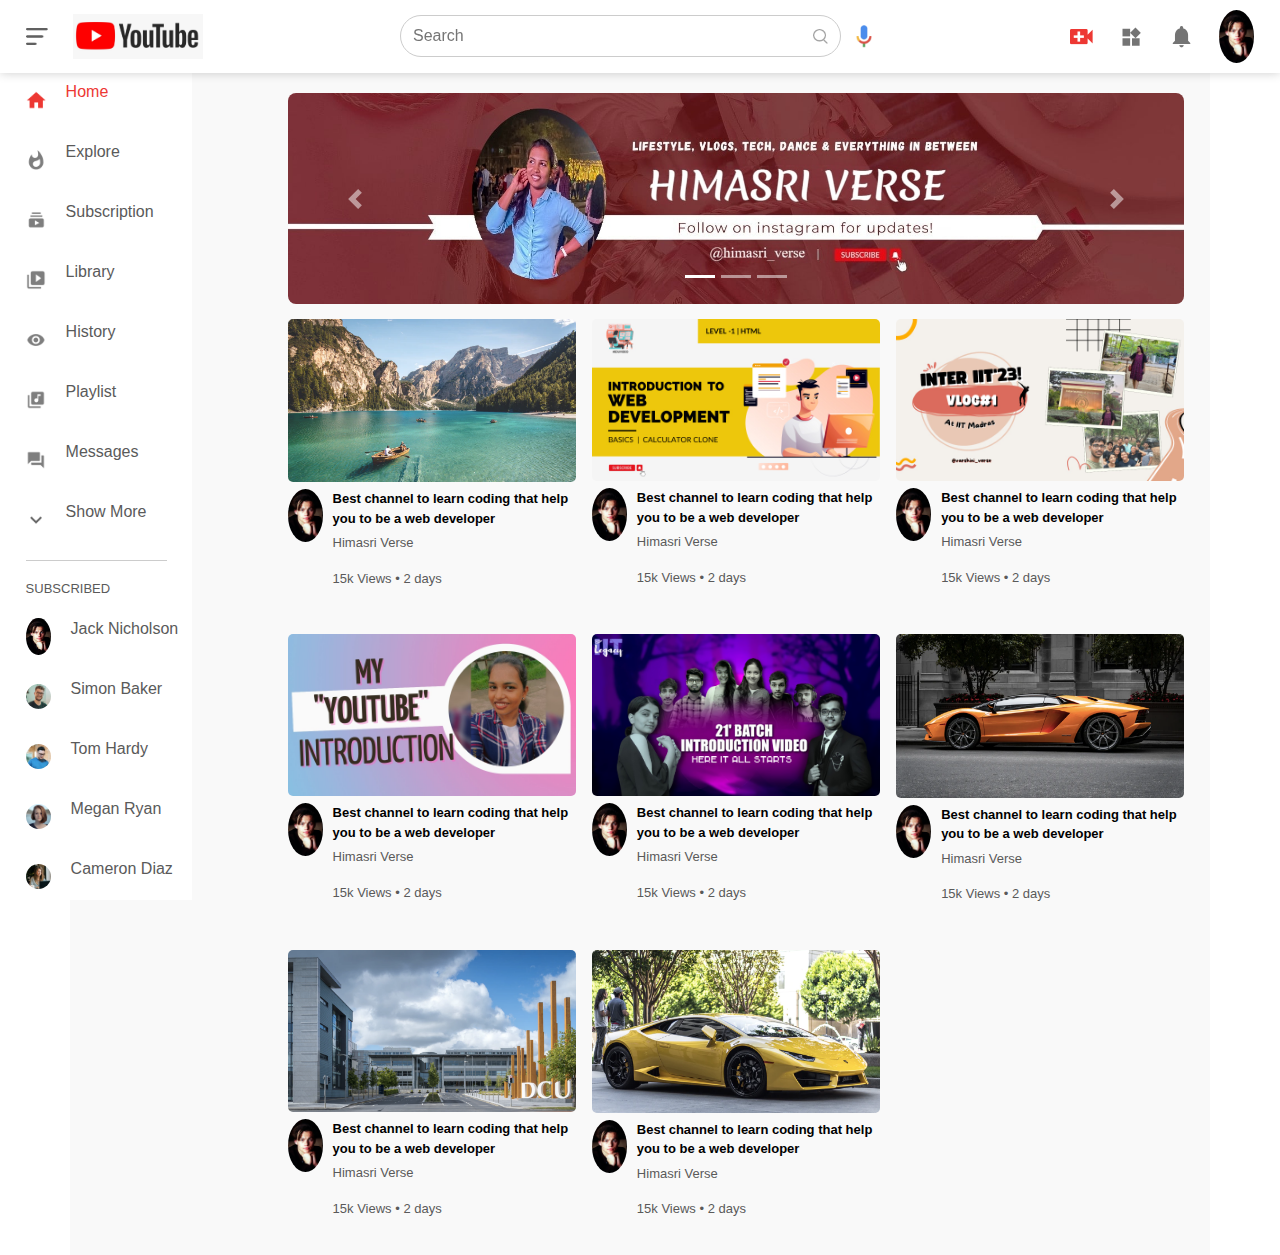
<file: index.html>
<!DOCTYPE html>
<html lang="en">
<head>
    <meta charset="UTF-8">
    <meta name="viewport" content="width=device-width, initial-scale=1.0">
    <link rel="stylesheet" href="https://stackpath.bootstrapcdn.com/bootstrap/4.5.2/css/bootstrap.min.css" integrity="sha384-JcKb8q3iqJ61gNV9KGb8thSsNjpSL0n8PARn9HuZOnIxN0hoP+VmmDGMN5t9UJ0Z" crossorigin="anonymous" />
    <script src="https://code.jquery.com/jquery-3.5.1.slim.min.js" integrity="sha384-DfXdz2htPH0lsSSs5nCTpuj/zy4C+OGpamoFVy38MVBnE+IbbVYUew+OrCXaRkfj" crossorigin="anonymous"></script>
    <script src="https://cdn.jsdelivr.net/npm/popper.js@1.16.1/dist/umd/popper.min.js" integrity="sha384-9/reFTGAW83EW2RDu2S0VKaIzap3H66lZH81PoYlFhbGU+6BZp6G7niu735Sk7lN" crossorigin="anonymous"></script>
    <script src="https://stackpath.bootstrapcdn.com/bootstrap/4.5.2/js/bootstrap.min.js" integrity="sha384-B4gt1jrGC7Jh4AgTPSdUtOBvfO8shuf57BaghqFfPlYxofvL8/KUEfYiJOMMV+rV" crossorigin="anonymous"></script>
    <link rel="stylesheet" href="style.css">
    <title>Video Sharing - Youtube Channel</title>
</head>
<body>
    <nav class="flex-div">
        <div class="nav-left flex-div">
             <img src="images/menu.png" class="menu-icon">
             <img src="images/logo.jpeg" class="logo">
        </div>
        <div class="nav-middle flex-div">
            <div class="search-box flex-div">
                <input type="text" placeholder="Search">
                <img src="images/search.png">
            </div>
            <img src="images/voice-search.png" class="mic-icon"> 
        </div>
        <div class="nav-right flex-div">
            <img src="images/upload.png">
            <img src="images/more.png">
            <img src="images/notification.png">
            <img src="images/jack.jpeg" class="user-icon">
        </div>
    </nav>    
    <!-- ---------------- sidebar------------ -->
    <div class="sidebar">
        <div class="shortcut-links">
            <a href=""><img src="images/home.png"><p>Home</p></a>
            <a href=""><img src="images/explore.png"><p>Explore</p></a>
            <a href=""><img src="images/subscriprion.png"><p>Subscription</p></a>
            <a href=""><img src="images/library.png"><p>Library</p></a>
            <a href=""><img src="images/history.png"><p>History</p></a>
            <a href=""><img src="images/playlist.png"><p>Playlist</p></a>
            <a href=""><img src="images/messages.png"><p>Messages</p></a>
            <a href=""><img src="images/show-more.png"><p>Show More</p></a>
            <hr> 
        </div>
        <div class="subscribed-list">
            <h3>SUBSCRIBED</h3>
            <a href=""><img src="images/jack.jpeg"><p>Jack Nicholson</p></a>
            <a href=""><img src="images/simon.png"><p>Simon Baker</p></a>
            <a href=""><img src="images/tom.png"><p>Tom Hardy</p></a>
            <a href=""><img src="images/megan.png"><p>Megan Ryan</p></a>
            <a href=""><img src="images/cameron.png"><p>Cameron Diaz</p></a>
        </div>
    </div>
    <!-- ------- main -------- -->
    <div class="container">
        <div id="carouselExampleIndicators" class="carousel slide" data-ride="carousel">
            <ol class="carousel-indicators">
              <li data-target="#carouselExampleIndicators" data-slide-to="0" class="active"></li>
              <li data-target="#carouselExampleIndicators" data-slide-to="1"></li>
              <li data-target="#carouselExampleIndicators" data-slide-to="2"></li>
            </ol>
            <div class="carousel-inner">
              <div class="carousel-item banner active">
                <img
                  src="images/banner.jpeg"
                  class="d-block w-100"
                  alt="..."
                />
              </div>
              <div class="carousel-item banner">
                <img
                  src="images/image2.jpeg"
                  class="d-block w-100"
                  alt="..."
                />
              </div>
              <div class="carousel-item banner">
                <img
                  src="images/image3.jpeg"
                  class="d-block w-100"
                  alt="..."
                />
              </div>
            </div>
            <a class="carousel-control-prev" href="#carouselExampleIndicators" role="button" data-slide="prev">
              <span class="carousel-control-prev-icon" aria-hidden="true"></span>
              <span class="sr-only">Previous</span>
            </a>
            <a class="carousel-control-next" href="#carouselExampleIndicators" role="button" data-slide="next">
              <span class="carousel-control-next-icon" aria-hidden="true"></span>
              <span class="sr-only">Next</span>
            </a>
          </div>
        <div class="list-container">
            <div class="vid-list">
                <a href="play-video.html"><img src="images/thumbnail1.png" class="thumbnail"></a>
                <div class="flex-div">
                    <img src="images/jack.jpeg">
                    <div class="vid-info">
                        <a href="play-video.html">Best channel to learn coding that help you to be a web developer</a>
                        <p>Himasri Verse</p>
                        <p>15k Views &bull; 2 days</p>
                    </div>
                </div>
            </div>
            <div class="vid-list">
                <a href=""><img src="images/thumbnail2.jpg" class="thumbnail"></a>
                <div class="flex-div">
                    <img src="images/jack.jpeg">
                    <div class="vid-info">
                        <a href="">Best channel to learn coding that help you to be a web developer</a>
                        <p>Himasri Verse</p>
                        <p>15k Views &bull; 2 days</p>
                    </div>
                </div>
            </div>
            <div class="vid-list">
                <a href=""><img src="images/thumbnail3.jpg" class="thumbnail"></a>
                <div class="flex-div">
                    <img src="images/jack.jpeg">
                    <div class="vid-info">
                        <a href="">Best channel to learn coding that help you to be a web developer</a>
                        <p>Himasri Verse</p>
                        <p>15k Views &bull; 2 days</p>
                    </div>
                </div>
            </div>
            <div class="vid-list">
                <a href=""><img src="images/thumbnail4.jpg" class="thumbnail"></a>
                <div class="flex-div">
                    <img src="images/jack.jpeg">
                    <div class="vid-info">
                        <a href="">Best channel to learn coding that help you to be a web developer</a>
                        <p>Himasri Verse</p>
                        <p>15k Views &bull; 2 days</p>
                    </div>
                </div>
            </div>
            <div class="vid-list">
                <a href=""><img src="images/thumbnail5.jpg" class="thumbnail"></a>
                <div class="flex-div">
                    <img src="images/jack.jpeg">
                    <div class="vid-info">
                        <a href="">Best channel to learn coding that help you to be a web developer</a>
                        <p>Himasri Verse</p>
                        <p>15k Views &bull; 2 days</p>
                    </div>
                </div>
            </div>
            <div class="vid-list">
                <a href=""><img src="images/thumbnail6.png" class="thumbnail"></a>
                <div class="flex-div">
                    <img src="images/jack.jpeg">
                    <div class="vid-info">
                        <a href="">Best channel to learn coding that help you to be a web developer</a>
                        <p>Himasri Verse</p>
                        <p>15k Views &bull; 2 days</p>
                    </div>
                </div>
            </div>
            <div class="vid-list">
                <a href=""><img src="images/thumbnail7.png" class="thumbnail"></a>
                <div class="flex-div">
                    <img src="images/jack.jpeg">
                    <div class="vid-info">
                        <a href="">Best channel to learn coding that help you to be a web developer</a>
                        <p>Himasri Verse</p>
                        <p>15k Views &bull; 2 days</p>
                    </div>
                </div>
            </div>
            <div class="vid-list">
                <a href=""><img src="images/thumbnail8.png" class="thumbnail"></a>
                <div class="flex-div">
                    <img src="images/jack.jpeg">
                    <div class="vid-info">
                        <a href="">Best channel to learn coding that help you to be a web developer</a>
                        <p>Himasri Verse</p>
                        <p>15k Views &bull; 2 days</p>
                    </div>
                </div>
            </div>
        </div>
    </div>
    <script src="script.js"></script>
</body>
</html>
</file>
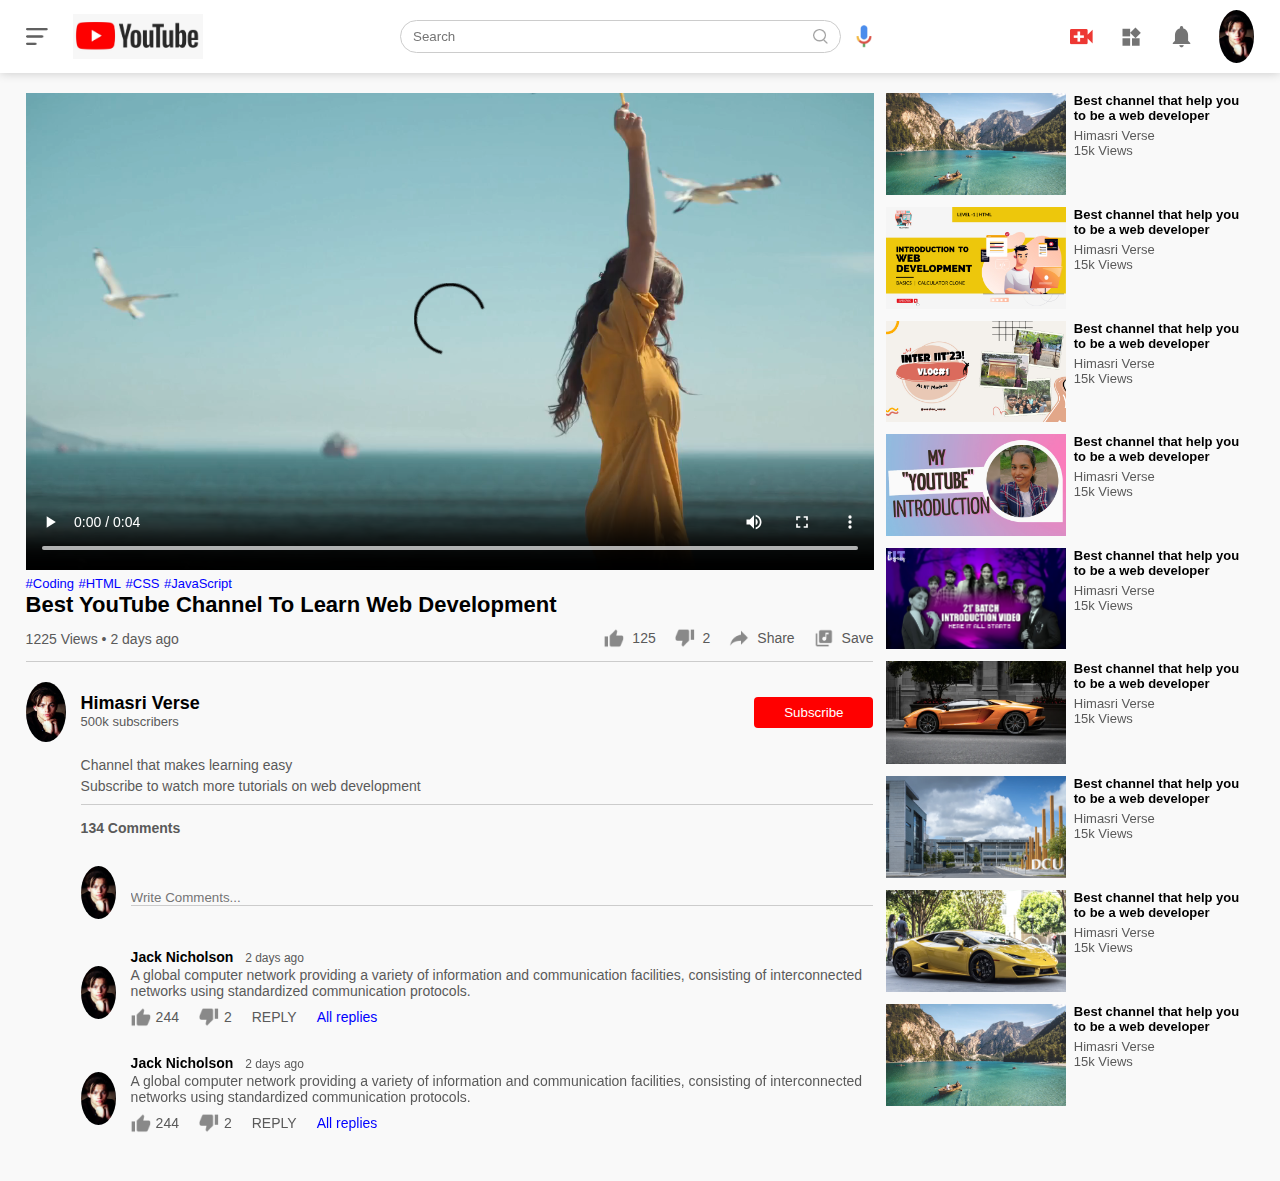
<file: play-video.html>
<!DOCTYPE html>
<html lang="en">
<head>
    <meta charset="UTF-8">
    <meta name="viewport" content="width=device-width, initial-scale=1.0">
    <link rel="stylesheet" href="style.css">
    <title>Play Video - YouTube Channel</title>
</head>
<body>
    <nav class="flex-div">
        <div class="nav-left flex-div">
             <img src="images/menu.png" class="menu-icon">
             <img src="images/logo.jpeg" class="logo">
        </div>
        <div class="nav-middle flex-div">
            <div class="search-box flex-div">
                <input type="text" placeholder="Search">
                <img src="images/search.png">
            </div>
            <img src="images/voice-search.png" class="mic-icon"> 
        </div>
        <div class="nav-right flex-div">
            <img src="images/upload.png">
            <img src="images/more.png">
            <img src="images/notification.png">
            <img src="images/jack.jpeg" class="user-icon">
        </div>
    </nav>
    <div class="container play-container">
        <div class="row">
            <div class="play-video">
                <video controls autoplay>
                    <source src="images/video.mp4" type="video/mp4">
                </video>
                <div class="tags">
                    <a href="">#Coding</a> <a href="">#HTML</a> <a href="">#CSS</a> <a href="">#JavaScript</a>
                </div>
                <h3>Best YouTube Channel To Learn Web Development</h3>
                <div class="play-video-info">
                    <p>1225 Views &bull; 2 days ago</p>
                    <div>
                        <a href=""><img src="images/like.png">125</a>
                        <a href=""><img src="images/dislike.png">2</a>
                        <a href=""><img src="images/share.png">Share</a>
                        <a href=""><img src="images/save.png">Save</a>
                    </div>
                </div>
                <hr>
                <div class="plublisher">
                    <img src="images/jack.jpeg">
                    <div>
                        <p>Himasri Verse</p>
                        <span>500k subscribers</span>
                    </div>
                    <button type="button">Subscribe</button>
                </div>
                <div class="vid-description">
                    <p>Channel that makes learning easy</p>
                    <p>Subscribe to watch more tutorials on web development</p>
                    <hr>
                    <h4>134 Comments</h4>
                    <div class="add-comment">
                        <img src="images/jack.jpeg">
                        <input type="text" placeholder="Write Comments...">
                    </div>
                    <div class="old-comment">
                        <img src="images/jack.jpeg">
                        <div>
                            <h3>Jack Nicholson <span>2 days ago</span></h3>
                            <p>A global computer network providing a variety of information and communication facilities, consisting of interconnected networks using standardized communication protocols.</p>
                            <div class="acomment-action">
                                <img src="images/like.png">
                                <span>244</span>
                                <img src="images/dislike.png">
                                <span>2</span>
                                <span>REPLY</span>
                                <a href="">All replies</a>
                            </div>
                        </div>
                    </div>
                    <div class="old-comment">
                        <img src="images/jack.jpeg">
                        <div>
                            <h3>Jack Nicholson <span>2 days ago</span></h3>
                            <p>A global computer network providing a variety of information and communication facilities, consisting of interconnected networks using standardized communication protocols.</p>
                            <div class="acomment-action">
                                <img src="images/like.png">
                                <span>244</span>
                                <img src="images/dislike.png">
                                <span>2</span>
                                <span>REPLY</span>
                                <a href="">All replies</a>
                            </div>
                        </div>
                    </div>
                </div>
            </div>
            <div class="right-sidebar">
                <div class="side-video-list">
                    <a href="" class="small-thumbnail"><img src="images/thumbnail1.png"></a>
                    <div class="vid-info">
                        <a href="">Best channel that help you to be a web developer</a>
                        <p>Himasri Verse</p>
                        <p>15k Views</p>
                    </div>
                </div>
                <div class="side-video-list">
                    <a href="" class="small-thumbnail"><img src="images/thumbnail2.jpg"></a>
                    <div class="vid-info">
                        <a href="">Best channel that help you to be a web developer</a>
                        <p>Himasri Verse</p>
                        <p>15k Views</p>
                    </div>
                </div>
                <div class="side-video-list">
                    <a href="" class="small-thumbnail"><img src="images/thumbnail3.jpg"></a>
                    <div class="vid-info">
                        <a href="">Best channel that help you to be a web developer</a>
                        <p>Himasri Verse</p>
                        <p>15k Views</p>
                    </div>
                </div>
                <div class="side-video-list">
                    <a href="" class="small-thumbnail"><img src="images/thumbnail4.jpg"></a>
                    <div class="vid-info">
                        <a href="">Best channel that help you to be a web developer</a>
                        <p>Himasri Verse</p>
                        <p>15k Views</p>
                    </div>
                </div>
                <div class="side-video-list">
                    <a href="" class="small-thumbnail"><img src="images/thumbnail5.jpg"></a>
                    <div class="vid-info">
                        <a href="">Best channel that help you to be a web developer</a>
                        <p>Himasri Verse</p>
                        <p>15k Views</p>
                    </div>
                </div>
                <div class="side-video-list">
                    <a href="" class="small-thumbnail"><img src="images/thumbnail6.png"></a>
                    <div class="vid-info">
                        <a href="">Best channel that help you to be a web developer</a>
                        <p>Himasri Verse</p>
                        <p>15k Views</p>
                    </div>
                </div>
                <div class="side-video-list">
                    <a href="" class="small-thumbnail"><img src="images/thumbnail7.png"></a>
                    <div class="vid-info">
                        <a href="">Best channel that help you to be a web developer</a>
                        <p>Himasri Verse</p>
                        <p>15k Views</p>
                    </div>
                </div>
                <div class="side-video-list">
                    <a href="" class="small-thumbnail"><img src="images/thumbnail8.png"></a>
                    <div class="vid-info">
                        <a href="">Best channel that help you to be a web developer</a>
                        <p>Himasri Verse</p>
                        <p>15k Views</p>
                    </div>
                </div>
                <div class="side-video-list">
                    <a href="" class="small-thumbnail"><img src="images/thumbnail1.png"></a>
                    <div class="vid-info">
                        <a href="">Best channel that help you to be a web developer</a>
                        <p>Himasri Verse</p>
                        <p>15k Views</p>
                    </div>
                </div>
            </div>
        </div>
    </div>
</body>
</html>
</file>
<file: style.css>
* {
    margin: 0;
    padding: 0;
    font-family: 'poppins',sans-serif;
    box-sizing: border-box;
}
a {
    text-decoration: none;
    color: #5a5a5a;
}
img {
    cursor: pointer;
}
.flex-div {
    display: flex;
    align-items: center;
}
nav {
    padding: 10px 2%;
    justify-content: space-between;
    box-shadow: 0 0 10px rgba(0, 0, 0, 0.2);
    background: #ffffff;
    position: sticky;
    top: 0;
    z-index: 10;
}
.nav-right img {
    width: 25px;
    margin-right: 25px;
}
.nav-right .user-icon {
    width: 35px;
    border-radius: 50%;
    margin-right: 0;
}
.nav-left .menu-icon {
    width: 22px;
    margin-right: 25px;
} 
.nav-left .logo {
     width: 130px;
}
.nav-middle .mic-icon {
    width: 16px;
}
.nav-middle .search-box {
    border: 1px solid #ccc;
    margin-right: 15px;
    padding: 8px 12px;
    border-radius: 25px;
}
.nav-middle .search-box input {
    width: 400px;
    border: 0;
    outline: 0;
    background: transparent;
}
.nav-middle .search-box img {
    width: 15px;
}
/* ------- sidebar ---------*/
.sidebar {
    background: #ffffff;
    width: 15%;
    height: 100vh;
    position: fixed;
    top: 0;
    padding-left: 2%;
    padding-top: 80px;
}
.shortcut-links a img {
    width: 20px;
    margin-right: 20px;
}
.shortcut-links a {
    display: flex;
    align-items: center;
    margin-bottom: 20px;
    width: fit-content;
    flex-wrap: wrap;
}
.shortcut-links a:first-child {
    color: #ed3833;
}
.sidebar hr {
    border: 0;
    height: 1px;
    background: #ccc;
    width: 85%;
}
.subscribed-list h3 {
    font-size: 13px;
    margin: 20px 0;
    color: #5a5a5a;
}
.subscribed-list a {
    display: flex;
    align-items: center;
    margin-bottom: 20px;
    width: fit-content;
    flex-wrap: wrap;
}
.subscribed-list a img {
    width: 25px;
    border-radius: 50%;
    margin-right: 20px;
}
.small-sidebar {
    width: 5px;
}
.small-sidebar a p {
    display: none;
}
.small-sidebar h3 {
    display: none;
}
.small-sidebar hr {
    width: 50%;
    margin-bottom: 25px;
}
/* ---------- main -----------*/
.container {
    background: #f9f9f9;
    padding-left: 17%;
    padding-right: 2%;
    padding-top: 20px;
    padding-bottom: 20px;
}
.large-container {
    padding-left: 7%;
}
.banner {
    width: 100%;
}
.banner img {
    width: 100%;
    border-radius: 8px;
}
.list-container {
    display: grid;
    grid-template-columns: repeat(auto-fit, minmax(250px, 1fr));
    grid-column-gap: 16px;
    grid-row-gap: 30px;
    margin-top: 15px;
}
.vid-list .thumbnail {
    width: 100%;
    border-radius: 5px;
}
.vid-list .flex-div {
    align-items: flex-start;
    margin-top: 7px;
}
.vid-list .flex-div img {
    width: 35px;
    margin-right: 10px;
    border-radius: 50%; 
}
.vid-info {
    color: #5a5a5a;
    font-size: 13px;
}
.vid-info a {
    color: #000;
    font-weight: 600;
    display: block;
    margin-bottom: 5px; 
}
@media (max-width: 900px) {
    .menu-icon {
        display: none;
    }
    .sidebar {
        display: none;
    }
    .container, .large-container {
        padding-left: 5%;
        padding-right: 5%;
    }
    .nav-right img {
        display: none;
    }
    .nav-right .user-icon {
        display: block;
        width: 30px;
    }
    .nav-middle .search-box input {
        width: 100px;
    }
    .nav-middle .mic-icon {
        display: none;
    }
    .logo {
        width: 90px;
    }
}
/* -----play video page -------- */
.play-container {
    padding-left: 2%;
}
.row {
    display: flex;
    justify-content: space-between;
    flex-wrap: wrap;
}
.play-video {
    flex-basis: 69%;
}
.right-sidebar {
    flex-basis: 30%;
}
.play-video video {
    width: 100%;
}
.side-video-list {
    display: flex;
    justify-content: space-between;
    margin-bottom: 8px;
}
.side-video-list img {
    width: 100%;
}
.side-video-list .small-thumbnail {
    flex-basis: 49%;
}
.side-video-list .vid-info {
    flex-basis: 49%;
}
.play-video .tags a {
    color: #0000ff;
    font-size: 13px;
}
.play-video h3 {
    font-weight: 600;
    font-size: 22px;
}
.play-video .play-video-info {
    display: flex;
    align-items: center;
    justify-content: space-between;
    flex-wrap: wrap;
    margin-top: 10px;
    font-size: 14px;
    color: #5a5a5a;
}
.play-video .play-video-info a img {
    width: 20px;
    margin-right: 8px;
}
.play-video .play-video-info a {
    display: inline-flex;
    align-items: center;
    margin-left: 15px;
}
.play-video hr {
    border: 0;
    height: 1px;
    background: #ccc;
    margin: 10px 0;
}
.plublisher {
    display: flex;
    align-items: center;
    margin-top: 20px;
}
.plublisher div {
    flex: 1;
    line-height: 18px;
}
.plublisher img {
    width: 40px;
    border-radius: 50%;
    margin-right: 15px;
}
.plublisher div p {
    color: #000;
    font-weight: 600;
    font-size: 18px;
}
.plublisher div span {
    font-size: 13px;
    color: #5a5a5a;
}
.plublisher button {
    background: red;
    color: #ffffff;
    padding: 8px 30px;
    border: 0;
    outline: 0;
    border-radius: 4px;
    cursor: pointer;
}
.vid-description {
    padding-left: 55px;
    margin: 15px 0;
}
.vid-description p {
    font-size: 14px;
    margin-bottom: 5px;
    color: #5a5a5a;
}
.vid-description h4 {
    font-size: 14px;
    color: #5a5a5a;
    margin-top: 15px;
}
.add-comment {
    display: flex;
    align-items: center;
    margin: 30px 0;
}
.add-comment img {
    width: 35px;
    border-radius: 50%;
    margin-right: 15px;
}
.add-comment input {
    border: 0;
    outline: 0;
    border-bottom: 1px solid #ccc;
    width: 100%;
    padding-top: 10px;
    background: transparent;
}
.old-comment {
    display: flex;
    align-items: center;
    margin: 20px 0;
}
.old-comment img {
    width: 35px;
    border-radius: 50%;
    margin-right: 15px;
}
.old-comment h3 {
    font-size: 14px;
    margin-bottom: 2px;
}
.old-comment h3 span {
    font-size: 12px;
    color: #5a5a5a;
    font-weight: 500;
    margin-left: 8px;
}
.old-comment .acomment-action {
    display: flex;
    align-items: center;
    margin: 8px 0;
    font-size: 14px;
}
.old-comment .acomment-action img {
    border-radius: 0;
    width: 20px;
    margin-right: 5px;
}
.old-comment .acomment-action span {
    margin-right: 20px;
    color: #5a5a5a;
}
.old-comment .acomment-action a {
    color: #0000ff; 
}
@media (max-width:900px) {
    .play-video {
        flex-basis: 100%;
    }
    .right-sidebar {
        flex-basis: 100%;
    }
    .play-container {
        padding-left: 5%;
    }
    .vid-description {
        padding-left: 0;
    }
    .play-video .play-video-info a {
        margin-left: 0;
        margin-right: 15px;
        margin-top: 15px;
    }
}
</file>
